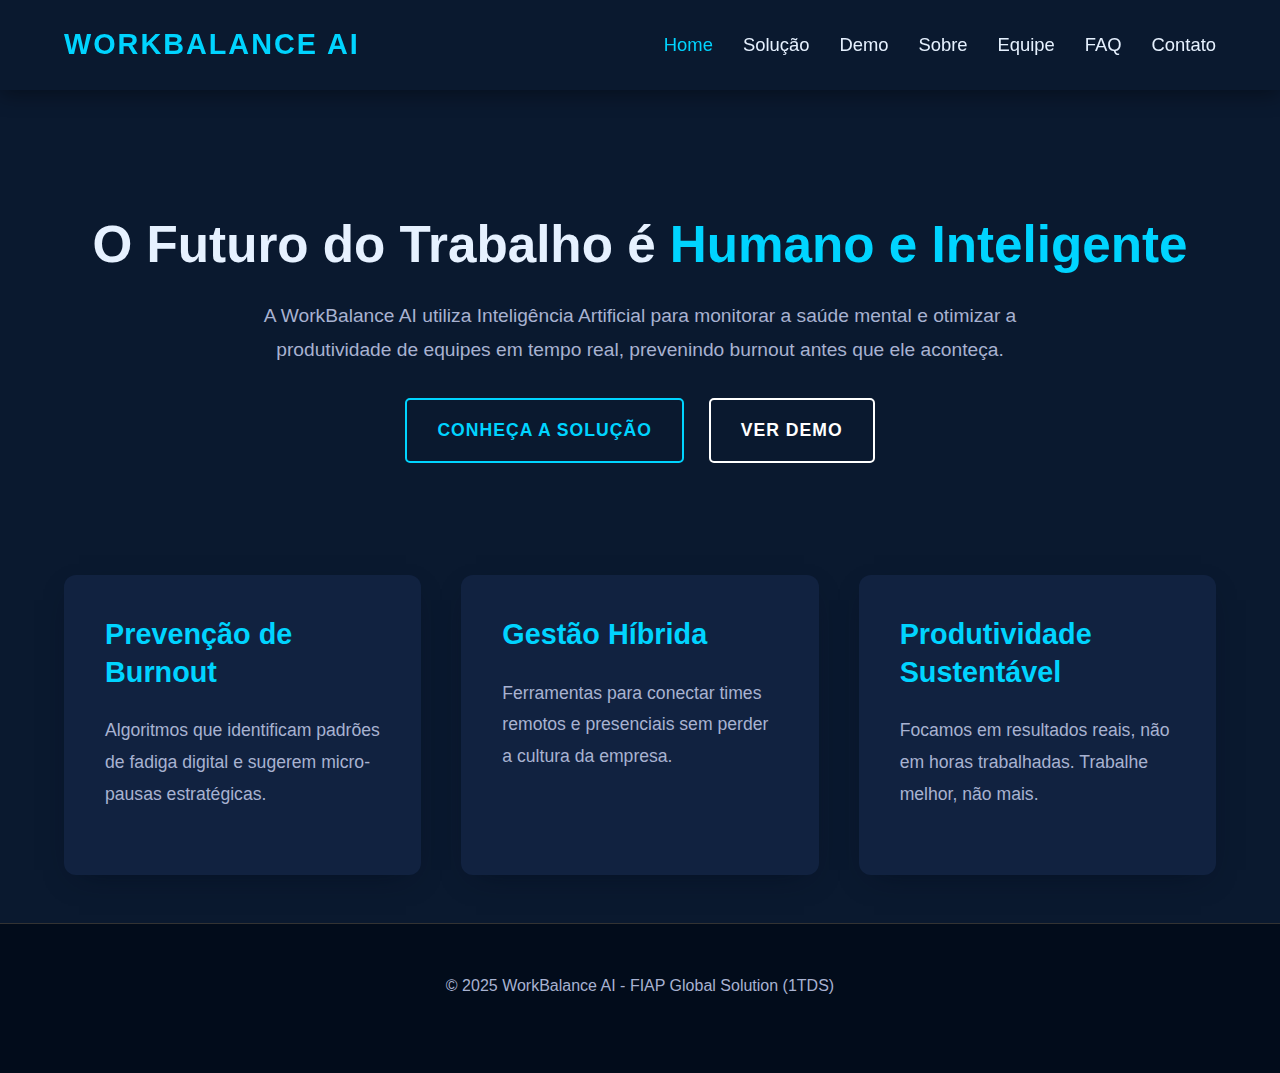
<file: Global Solution Front-End/index.html>
<!DOCTYPE html>
<html lang="pt-br">
<head>
    <meta charset="UTF-8">
    <meta name="viewport" content="width=device-width, initial-scale=1.0">
    <title>WorkBalance AI - Global Solution</title>
    <link rel="stylesheet" href="CSS/estilo.css">
</head>
<body>
    <header>
        <a href="index.html" class="logo">WorkBalance AI</a>
        <div class="mobile-menu"><div class="line"></div><div class="line"></div><div class="line"></div></div>
        <nav>
            <ul class="nav-list">
                <li><a href="index.html" class="active">Home</a></li>
                <li><a href="solucao.html">Solução</a></li>
                <li><a href="demonstracao.html">Demo</a></li>
                <li><a href="sobre.html">Sobre</a></li>
                <li><a href="integrantes.html">Equipe</a></li>
                <li><a href="faq.html">FAQ</a></li>
                <li><a href="contato.html">Contato</a></li>
            </ul>
        </nav>
    </header>

    <main>
        <section style="text-align: center; padding: 4rem 0;">
            <h1 style="margin-bottom: 20px;">O Futuro do Trabalho é <span class="highlight">Humano e Inteligente</span></h1>
            <p style="font-size: 1.2rem; max-width: 800px; margin: 0 auto 30px;">
                A WorkBalance AI utiliza Inteligência Artificial para monitorar a saúde mental e otimizar a produtividade de equipes em tempo real, prevenindo burnout antes que ele aconteça.
            </p>
            <a href="solucao.html" class="btn">Conheça a Solução</a>
            <a href="demonstracao.html" class="btn" style="margin-left: 20px; border-color: white; color: white;">Ver Demo</a>
        </section>

        <section class="grid-container">
            <div class="card">
                <h3 class="highlight">Prevenção de Burnout</h3>
                <p>Algoritmos que identificam padrões de fadiga digital e sugerem micro-pausas estratégicas.</p>
            </div>
            <div class="card">
                <h3 class="highlight">Gestão Híbrida</h3>
                <p>Ferramentas para conectar times remotos e presenciais sem perder a cultura da empresa.</p>
            </div>
            <div class="card">
                <h3 class="highlight">Produtividade Sustentável</h3>
                <p>Focamos em resultados reais, não em horas trabalhadas. Trabalhe melhor, não mais.</p>
            </div>
        </section>
    </main>

    <footer>
        <p>&copy; 2025 WorkBalance AI - FIAP Global Solution (1TDS)</p>
    </footer>
    <script src="js/script.js"></script>
</body>
</html>
</file>
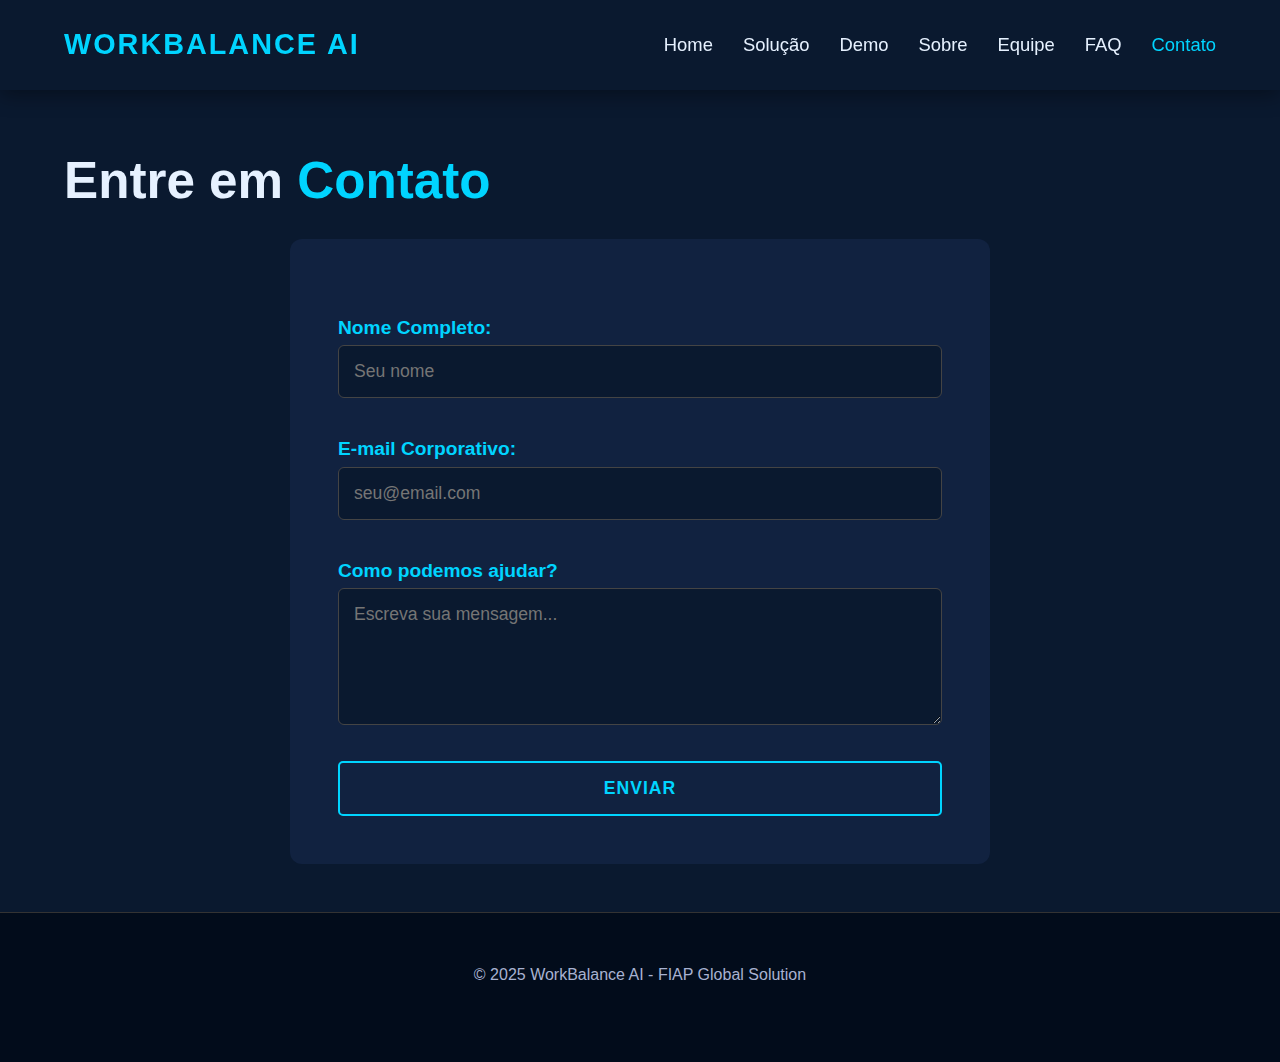
<file: Global Solution Front-End/contato.html>
<!DOCTYPE html>
<html lang="pt-br">
<head>
    <meta charset="UTF-8">
    <meta name="viewport" content="width=device-width, initial-scale=1.0">
    <title>Contato - WorkBalance AI</title>
    <link rel="stylesheet" href="CSS/estilo.css">
</head>
<body>
    <header>
        <a href="index.html" class="logo">WorkBalance AI</a>
        <div class="mobile-menu"><div class="line"></div><div class="line"></div><div class="line"></div></div>
        <nav>
            <ul class="nav-list">
                <li><a href="index.html">Home</a></li>
                <li><a href="solucao.html">Solução</a></li>
                <li><a href="demonstracao.html">Demo</a></li>
                <li><a href="sobre.html">Sobre</a></li>
                <li><a href="integrantes.html">Equipe</a></li>
                <li><a href="faq.html">FAQ</a></li>
                <li><a href="contato.html" class="active">Contato</a></li>
            </ul>
        </nav>
    </header>

    <main>
        <h1>Entre em <span class="highlight">Contato</span></h1>
        
        <div class="form-container">
            <form id="contactForm">
                <label for="nome">Nome Completo:</label>
                <input type="text" id="nome" placeholder="Seu nome">
                <span class="error">Preencha este campo corretamente.</span>

                <label for="email">E-mail Corporativo:</label>
                <input type="text" id="email" placeholder="seu@email.com">
                <span class="error">E-mail inválido.</span>

                <label for="mensagem">Como podemos ajudar?</label>
                <textarea id="mensagem" rows="5" placeholder="Escreva sua mensagem..."></textarea>
                <span class="error">Mensagem muito curta.</span>

                <button type="submit" class="btn" style="margin-top: 15px; width: 100%;">Enviar</button>
            </form>
        </div>
    </main>

    <footer>
        <p>&copy; 2025 WorkBalance AI - FIAP Global Solution</p>
    </footer>
    <script src="js/script.js"></script>
</body>
</html>
</file>
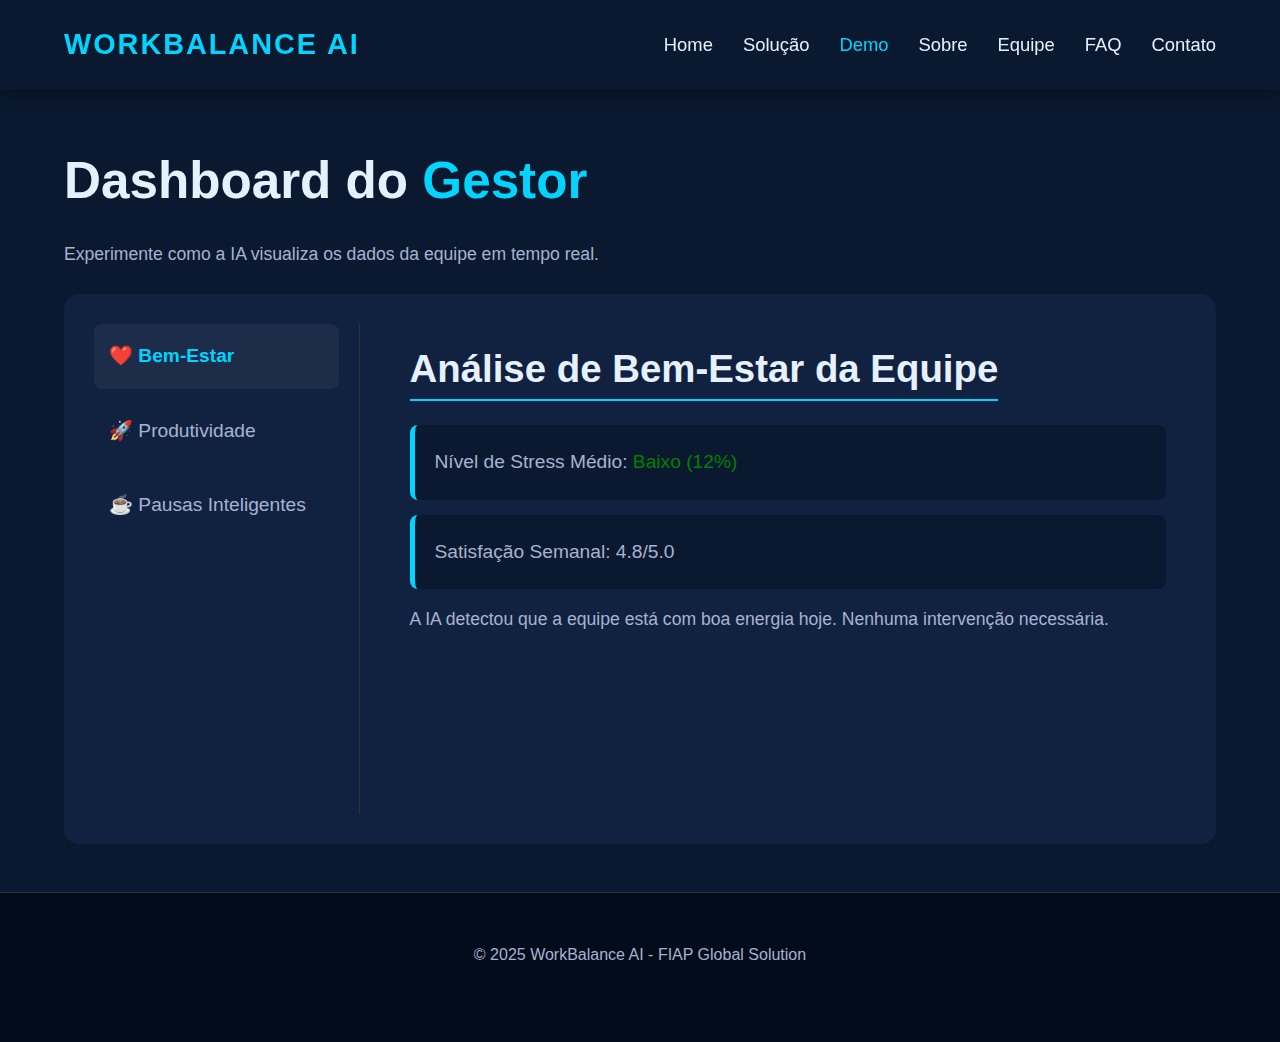
<file: Global Solution Front-End/demonstracao.html>
<!DOCTYPE html>
<html lang="pt-br">
<head>
    <meta charset="UTF-8">
    <meta name="viewport" content="width=device-width, initial-scale=1.0">
    <title>Demonstração - WorkBalance AI</title>
    <link rel="stylesheet" href="CSS/estilo.css">
</head>
<body>
    <header>
        <a href="index.html" class="logo">WorkBalance AI</a>
        <div class="mobile-menu"><div class="line"></div><div class="line"></div><div class="line"></div></div>
        <nav>
            <ul class="nav-list">
                <li><a href="index.html">Home</a></li>
                <li><a href="solucao.html">Solução</a></li>
                <li><a href="demonstracao.html" class="active">Demo</a></li>
                <li><a href="sobre.html">Sobre</a></li>
                <li><a href="integrantes.html">Equipe</a></li>
                <li><a href="faq.html">FAQ</a></li>
                <li><a href="contato.html">Contato</a></li>
            </ul>
        </nav>
    </header>

    <main>
        <h1>Dashboard do <span class="highlight">Gestor</span></h1>
        <p>Experimente como a IA visualiza os dados da equipe em tempo real.</p>

        <div class="dashboard">
            <div class="dash-sidebar">
                <div class="dash-menu-item active" onclick="updateDashboard('bem-estar')">❤️ Bem-Estar</div>
                <div class="dash-menu-item" onclick="updateDashboard('produtividade')">🚀 Produtividade</div>
                <div class="dash-menu-item" onclick="updateDashboard('pausas')">☕ Pausas Inteligentes</div>
            </div>
            <div class="dash-content">
                <h2 id="dash-title">Análise de Bem-Estar da Equipe</h2>
                <div id="dash-data">
                    <div class="stat-box">Nível de Stress Médio: <span style="color:green">Baixo (12%)</span></div>
                    <div class="stat-box">Satisfação Semanal: 4.8/5.0</div>
                    <p>A IA detectou que a equipe está com boa energia hoje. Nenhuma intervenção necessária.</p>
                </div>
            </div>
        </div>
    </main>

    <footer>
        <p>&copy; 2025 WorkBalance AI - FIAP Global Solution</p>
    </footer>
    <script src="js/script.js"></script>
</body>
</html>
</file>
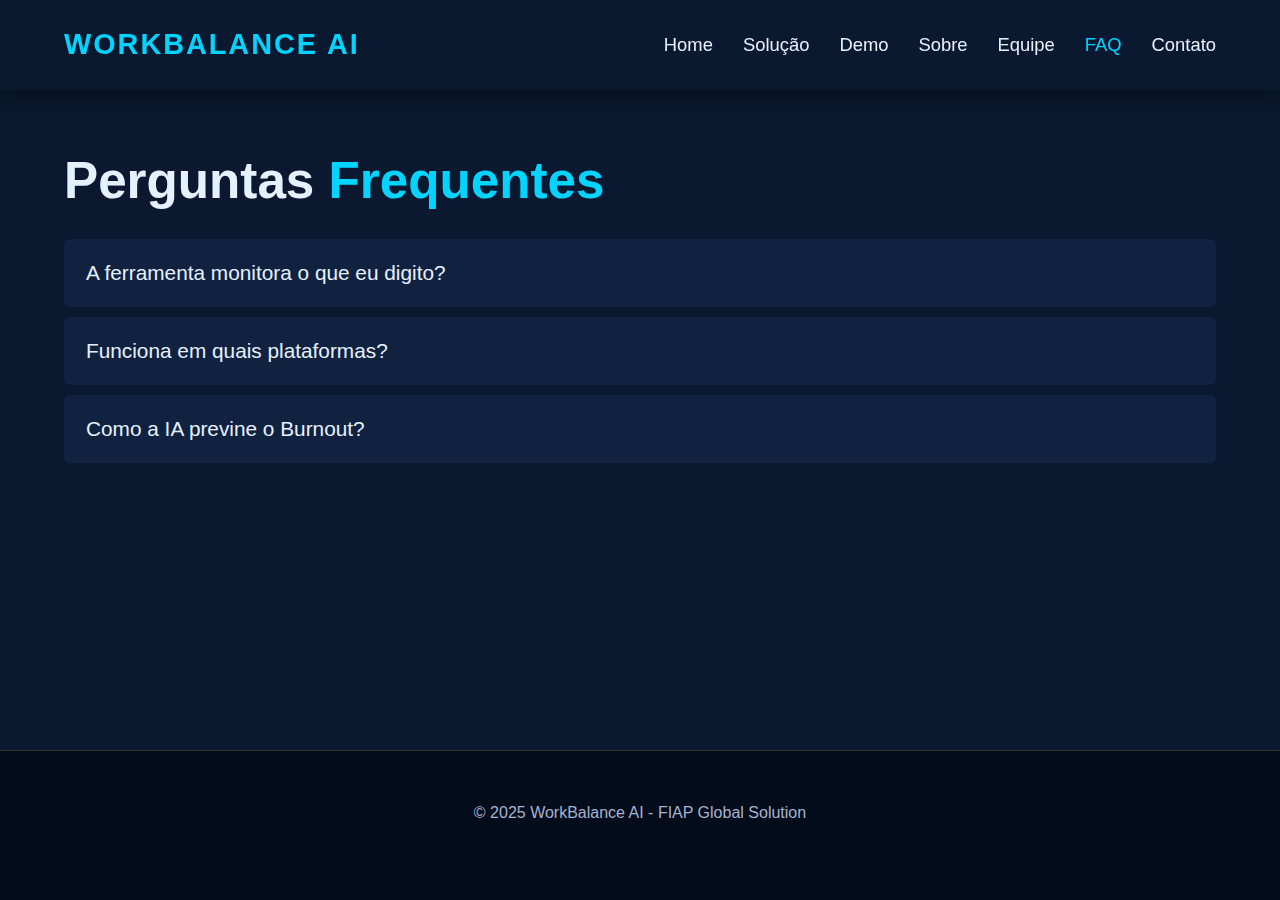
<file: Global Solution Front-End/faq.html>
<!DOCTYPE html>
<html lang="pt-br">
<head>
    <meta charset="UTF-8">
    <meta name="viewport" content="width=device-width, initial-scale=1.0">
    <title>FAQ - WorkBalance AI</title>
    <link rel="stylesheet" href="CSS/estilo.css">
</head>
<body>
    <header>
        <a href="index.html" class="logo">WorkBalance AI</a>
        <div class="mobile-menu"><div class="line"></div><div class="line"></div><div class="line"></div></div>
        <nav>
            <ul class="nav-list">
                <li><a href="index.html">Home</a></li>
                <li><a href="solucao.html">Solução</a></li>
                <li><a href="demonstracao.html">Demo</a></li>
                <li><a href="sobre.html">Sobre</a></li>
                <li><a href="integrantes.html">Equipe</a></li>
                <li><a href="faq.html" class="active">FAQ</a></li>
                <li><a href="contato.html">Contato</a></li>
            </ul>
        </nav>
    </header>

    <main>
        <h1>Perguntas <span class="highlight">Frequentes</span></h1>
        
        <button class="accordion">A ferramenta monitora o que eu digito?</button>
        <div class="panel">
            <p>Não individualmente. Nossa IA analisa sentimentos agregados do time para garantir a privacidade total dos colaboradores.</p>
        </div>

        <button class="accordion">Funciona em quais plataformas?</button>
        <div class="panel">
            <p>Atualmente temos integrações nativas com Slack, Microsoft Teams e Google Workspace.</p>
        </div>

        <button class="accordion">Como a IA previne o Burnout?</button>
        <div class="panel">
            <p>Identificando padrões como excesso de horas conectadas, tempo de resposta fora do expediente e linguagem de exaustão, sugerindo pausas imediatas.</p>
        </div>
    </main>

    <footer>
        <p>&copy; 2025 WorkBalance AI - FIAP Global Solution</p>
    </footer>
    <script src="js/script.js"></script>
</body>
</html>
</file>
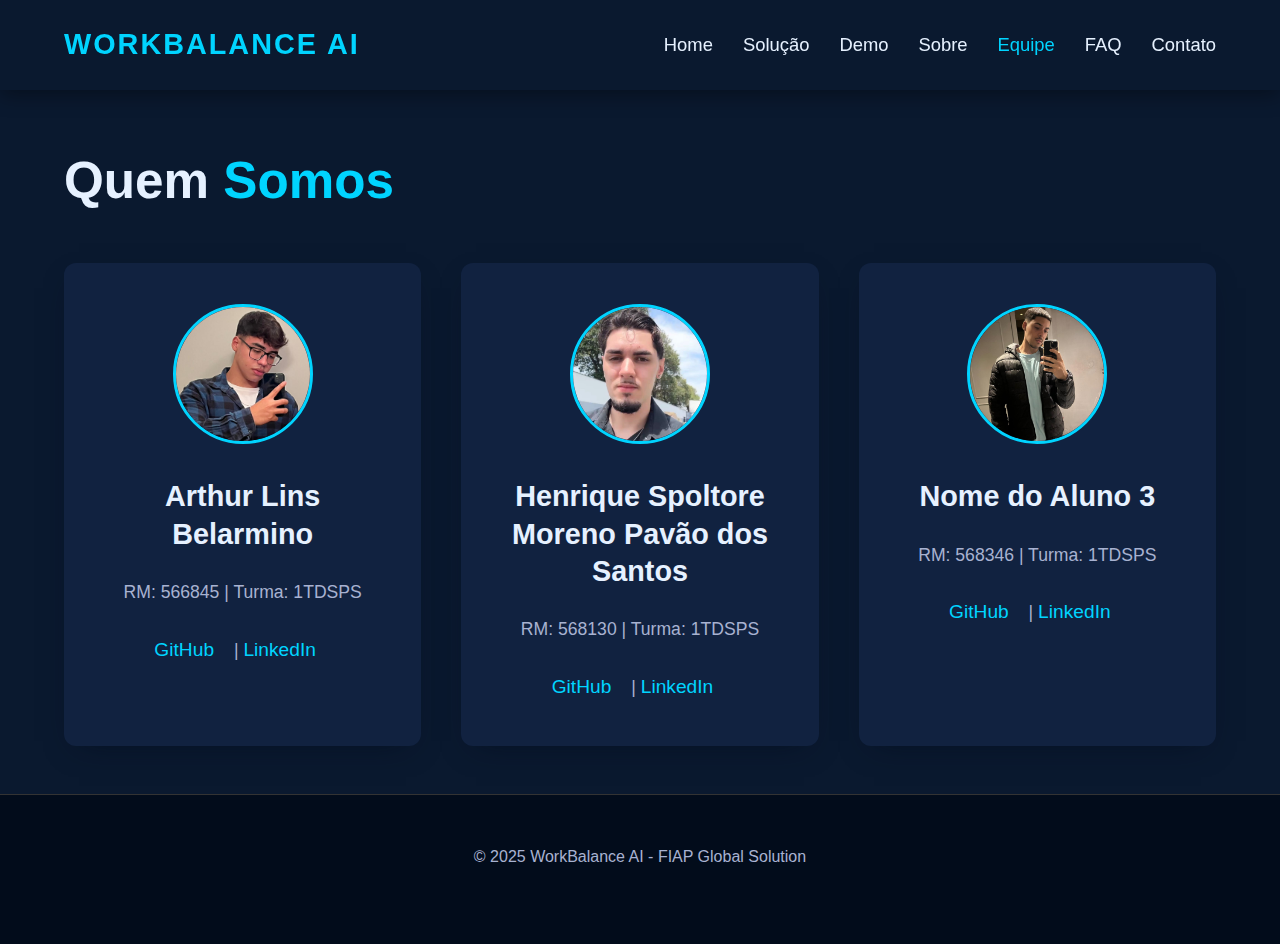
<file: Global Solution Front-End/integrantes.html>
<!DOCTYPE html>
<html lang="pt-br">
<head>
    <meta charset="UTF-8">
    <meta name="viewport" content="width=device-width, initial-scale=1.0">
    <title>Equipe - WorkBalance AI</title>
    <link rel="stylesheet" href="CSS/estilo.css">
</head>
<body>
    <header>
        <a href="index.html" class="logo">WorkBalance AI</a>
        <div class="mobile-menu"><div class="line"></div><div class="line"></div><div class="line"></div></div>
        <nav>
            <ul class="nav-list">
                <li><a href="index.html">Home</a></li>
                <li><a href="solucao.html">Solução</a></li>
                <li><a href="demonstracao.html">Demo</a></li>
                <li><a href="sobre.html">Sobre</a></li>
                <li><a href="integrantes.html" class="active">Equipe</a></li>
                <li><a href="faq.html">FAQ</a></li>
                <li><a href="contato.html">Contato</a></li>
            </ul>
        </nav>
    </header>

    <main>
        <h1>Quem <span class="highlight">Somos</span></h1>
        
        <div class="grid-container">
            <div class="card" style="text-align: center;">
                <img src="Fotos/Arthur.jpeg" alt="Integrante 01" class="member-img">
                <h3>Arthur Lins Belarmino</h3>
                <p>RM: 566845 | Turma: 1TDSPS</p>
                <div class="social-links" style="margin-top: 15px;">
                    <a href="https://github.com/ArthurLinsBelarmino" target="_blank">GitHub</a> | 
                    <a href="https://www.linkedin.com/in/arthur-lins-belarmino-b23135248" target="_blank">LinkedIn</a>
                </div>
            </div>

            <div class="card" style="text-align: center;">
                <img src="Fotos/henrique.jpeg" alt="Integrante 02" class="member-img">
                <h3>Henrique Spoltore Moreno Pavão dos Santos</h3>
                <p>RM: 568130 | Turma: 1TDSPS</p>
                <div class="social-links" style="margin-top: 15px;">
                    <a href="http://github.com/henrique477" target="_blank">GitHub</a> | 
                    <a href="https://www.linkedin.com/in/henrique-pav%C3%A3o-849407251/" target="_blank">LinkedIn</a>
                </div>
            </div>

            <div class="card" style="text-align: center;">
                <img src="Fotos/Raphael.jpeg" alt="Integrante 03" class="member-img">
                <h3>Nome do Aluno 3</h3>
                <p>RM: 568346 | Turma: 1TDSPS</p>
                <div class="social-links" style="margin-top: 15px;">
                    <a href="https://github.com/Raphael-Sinelli" target="_blank">GitHub</a> | 
                    <a href="https://www.linkedin.com/in/raphael-sinelli-675310321?utm_source=share&utm_campaign=share_via&utm_content=profile&utm_medium=ios_app" target="_blank">LinkedIn</a>
                </div>
            </div>
        </div>
    </main>

    <footer>
        <p>&copy; 2025 WorkBalance AI - FIAP Global Solution</p>
    </footer>
    <script src="js/script.js"></script>
</body>
</html>
</file>
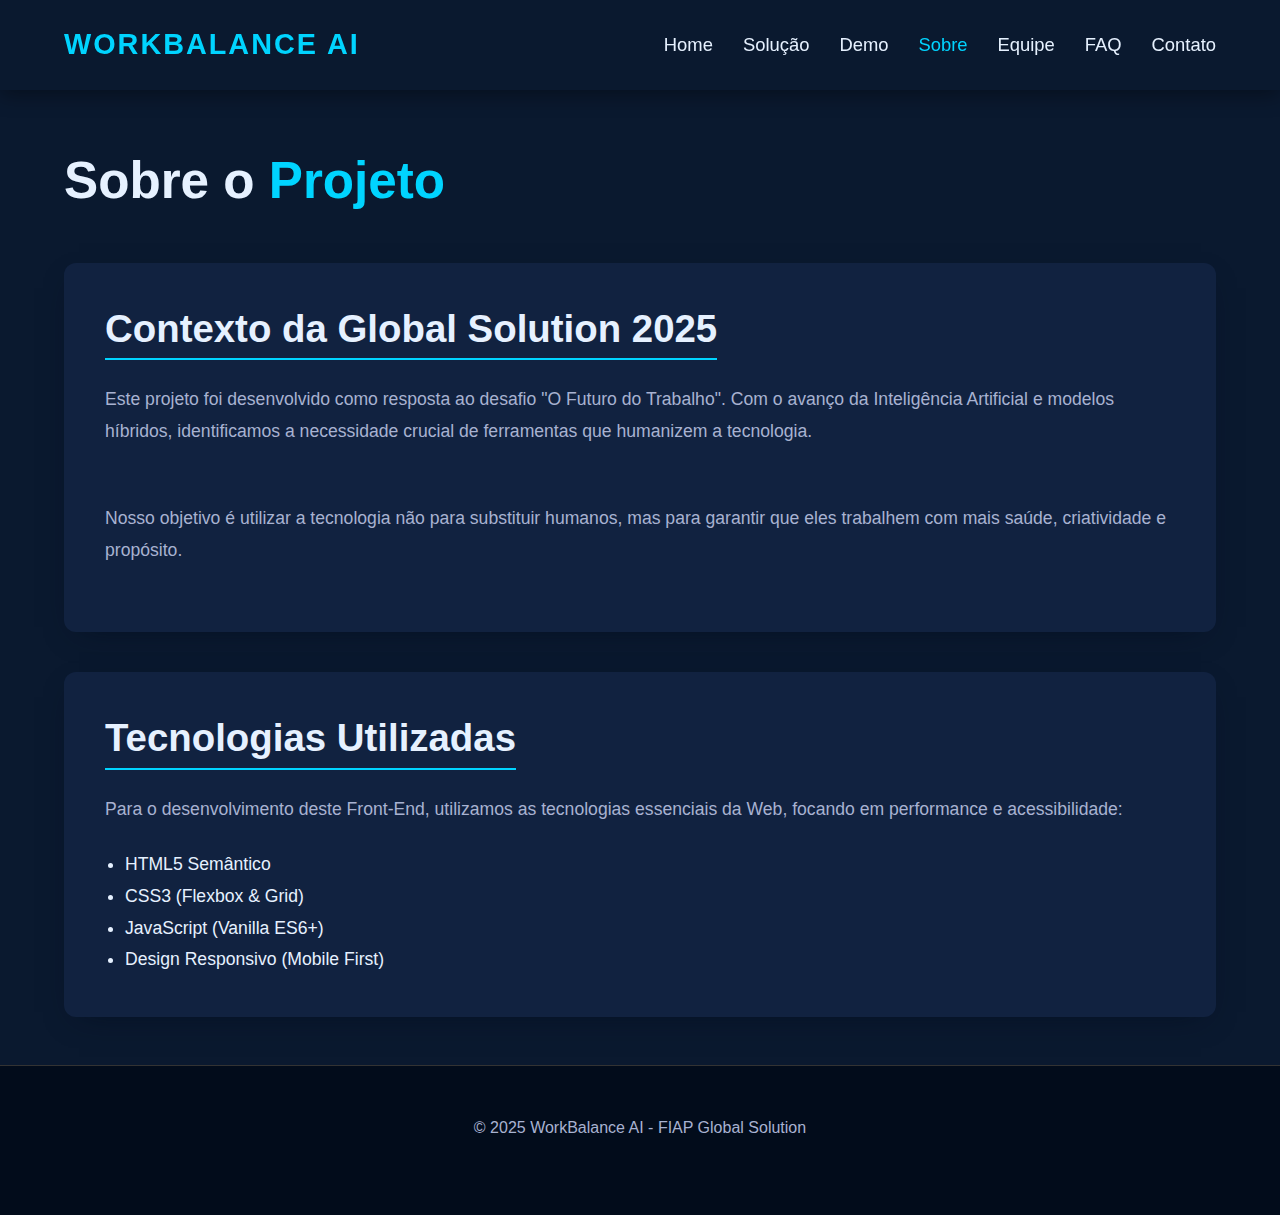
<file: Global Solution Front-End/sobre.html>
<!DOCTYPE html>
<html lang="pt-br">
<head>
    <meta charset="UTF-8">
    <meta name="viewport" content="width=device-width, initial-scale=1.0">
    <title>Sobre - WorkBalance AI</title>
    <link rel="stylesheet" href="CSS/estilo.css">
</head>
<body>
    <header>
        <a href="index.html" class="logo">WorkBalance AI</a>
        <div class="mobile-menu"><div class="line"></div><div class="line"></div><div class="line"></div></div>
        <nav>
            <ul class="nav-list">
                <li><a href="index.html">Home</a></li>
                <li><a href="solucao.html">Solução</a></li>
                <li><a href="demonstracao.html">Demo</a></li>
                <li><a href="sobre.html" class="active">Sobre</a></li>
                <li><a href="integrantes.html">Equipe</a></li>
                <li><a href="faq.html">FAQ</a></li>
                <li><a href="contato.html">Contato</a></li>
            </ul>
        </nav>
    </header>

    <main>
        <h1>Sobre o <span class="highlight">Projeto</span></h1>
        
        <div class="grid-container" style="grid-template-columns: 1fr;">
            <div class="card">
                <h2>Contexto da Global Solution 2025</h2>
                <p>Este projeto foi desenvolvido como resposta ao desafio "O Futuro do Trabalho". Com o avanço da Inteligência Artificial e modelos híbridos, identificamos a necessidade crucial de ferramentas que humanizem a tecnologia.</p>
                <br>
                <p>Nosso objetivo é utilizar a tecnologia não para substituir humanos, mas para garantir que eles trabalhem com mais saúde, criatividade e propósito.</p>
            </div>
            
            <div class="card">
                <h2>Tecnologias Utilizadas</h2>
                <p>Para o desenvolvimento deste Front-End, utilizamos as tecnologias essenciais da Web, focando em performance e acessibilidade:</p>
                <ul style="color: var(--white); margin-left: 20px; margin-top: 10px;">
                    <li>HTML5 Semântico</li>
                    <li>CSS3 (Flexbox & Grid)</li>
                    <li>JavaScript (Vanilla ES6+)</li>
                    <li>Design Responsivo (Mobile First)</li>
                </ul>
            </div>
        </div>
    </main>

    <footer>
        <p>&copy; 2025 WorkBalance AI - FIAP Global Solution</p>
    </footer>
    <script src="js/script.js"></script>
</body>
</html>
</file>
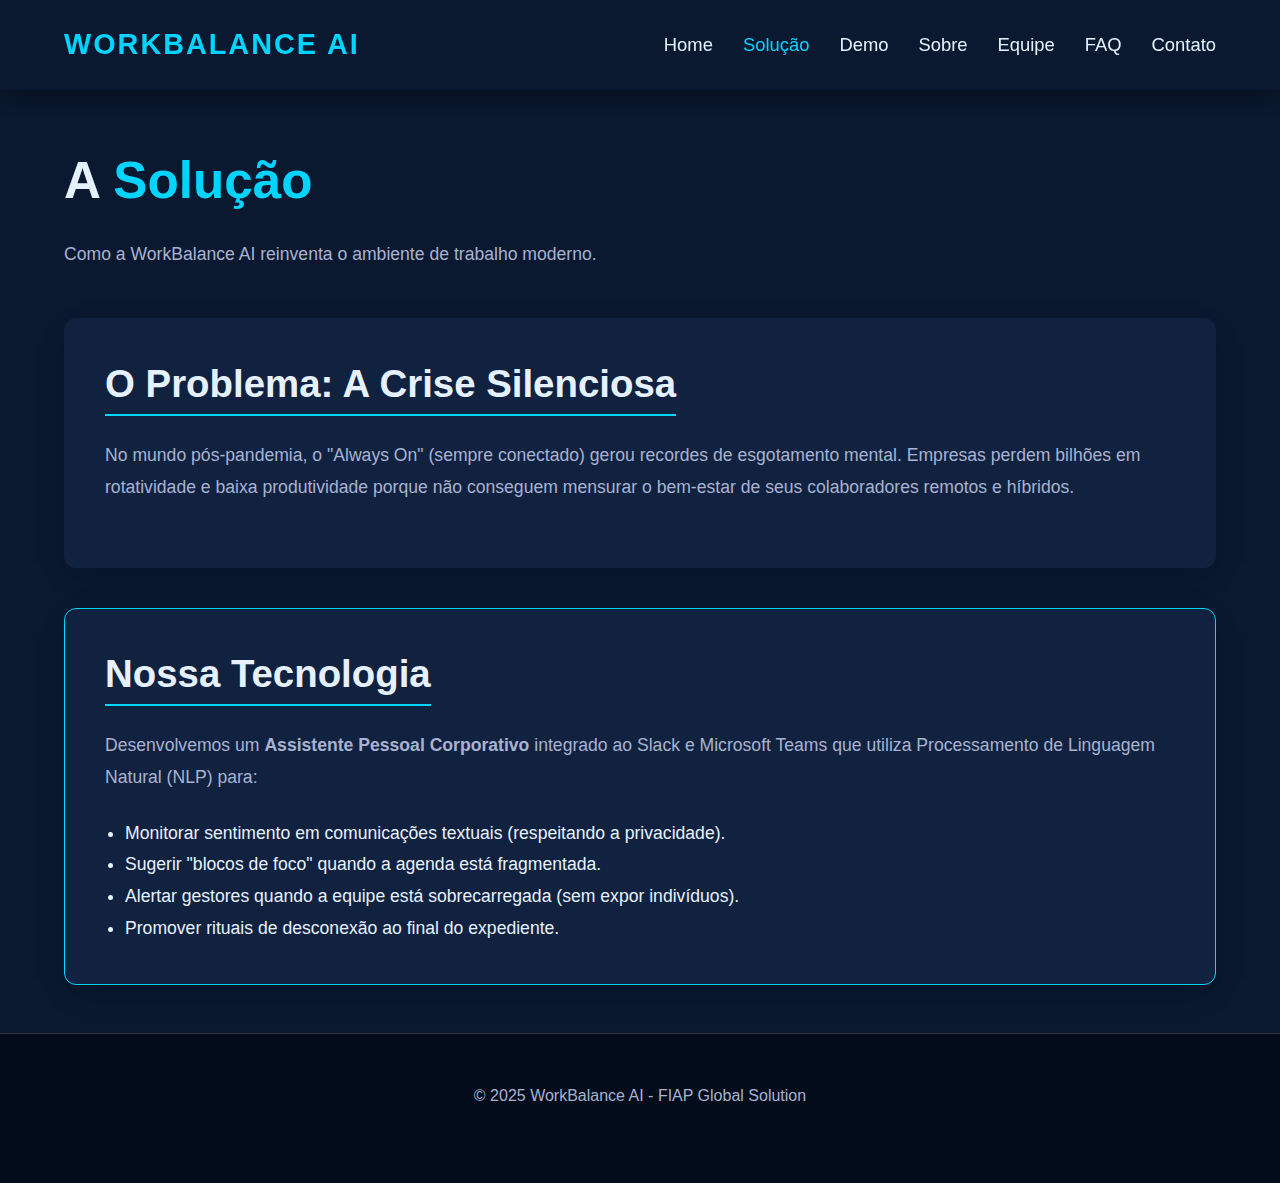
<file: Global Solution Front-End/solucao.html>
<!DOCTYPE html>
<html lang="pt-br">
<head>
    <meta charset="UTF-8">
    <meta name="viewport" content="width=device-width, initial-scale=1.0">
    <title>Nossa Solução - WorkBalance AI</title>
    <link rel="stylesheet" href="CSS/estilo.css">
</head>
<body>
    <header>
        <a href="index.html" class="logo">WorkBalance AI</a>
        <div class="mobile-menu"><div class="line"></div><div class="line"></div><div class="line"></div></div>
        <nav>
            <ul class="nav-list">
                <li><a href="index.html">Home</a></li>
                <li><a href="solucao.html" class="active">Solução</a></li>
                <li><a href="demonstracao.html">Demo</a></li>
                <li><a href="sobre.html">Sobre</a></li>
                <li><a href="integrantes.html">Equipe</a></li>
                <li><a href="faq.html">FAQ</a></li>
                <li><a href="contato.html">Contato</a></li>
            </ul>
        </nav>
    </header>

    <main>
        <h1>A <span class="highlight">Solução</span></h1>
        <p>Como a WorkBalance AI reinventa o ambiente de trabalho moderno.</p>

        <div class="grid-container" style="grid-template-columns: 1fr;">
            <div class="card">
                <h2>O Problema: A Crise Silenciosa</h2>
                <p>No mundo pós-pandemia, o "Always On" (sempre conectado) gerou recordes de esgotamento mental. Empresas perdem bilhões em rotatividade e baixa produtividade porque não conseguem mensurar o bem-estar de seus colaboradores remotos e híbridos.</p>
            </div>

            <div class="card" style="border-color: var(--primary);">
                <h2>Nossa Tecnologia</h2>
                <p>Desenvolvemos um <strong>Assistente Pessoal Corporativo</strong> integrado ao Slack e Microsoft Teams que utiliza Processamento de Linguagem Natural (NLP) para:</p>
                <ul style="margin-left: 20px; margin-top: 10px; color: var(--white);">
                    <li>Monitorar sentimento em comunicações textuais (respeitando a privacidade).</li>
                    <li>Sugerir "blocos de foco" quando a agenda está fragmentada.</li>
                    <li>Alertar gestores quando a equipe está sobrecarregada (sem expor indivíduos).</li>
                    <li>Promover rituais de desconexão ao final do expediente.</li>
                </ul>
            </div>
        </div>
    </main>

    <footer>
        <p>&copy; 2025 WorkBalance AI - FIAP Global Solution</p>
    </footer>
    <script src="js/script.js"></script>
</body>
</html>
</file>
<file: Global Solution Front-End/CSS/estilo.css>
:root {
    --primary: #00d4ff;
    --secondary: #0a192f;
    --accent: #64ffda;
    --text: #a8b2d1;
    --white: #e6f1ff;
    --bg-card: #112240;
}

* { margin: 0; padding: 0; box-sizing: border-box; font-family: 'Segoe UI', Tahoma, Geneva, Verdana, sans-serif; }

body { 
    background-color: var(--secondary); 
    color: var(--text); 
    line-height: 1.8; 
    font-size: 1.1rem;
    display: flex; 
    flex-direction: column; 
    min-height: 100vh; 
}

header {
    background: rgba(10, 25, 47, 0.98);
    padding: 1.2rem 5%; /* Mais espaço no header */
    position: fixed;
    width: 100%;
    top: 0;
    z-index: 1000;
    display: flex;
    justify-content: space-between;
    align-items: center;
    box-shadow: 0 4px 20px rgba(0,0,0,0.4);
}

.logo { 
    color: var(--primary); 
    font-size: 1.8rem;
    font-weight: bold; 
    text-decoration: none; 
    text-transform: uppercase; 
    letter-spacing: 2px; 
}

.nav-list { list-style: none; display: flex; gap: 30px; }
.nav-list a { 
    color: var(--white); 
    text-decoration: none; 
    font-size: 1.15rem;
    font-weight: 500;
    transition: 0.3s; 
}
.nav-list a:hover, .nav-list a.active { color: var(--primary); }

.mobile-menu { display: none; cursor: pointer; }
.line { width: 30px; height: 4px; background: var(--primary); margin: 6px; transition: 0.3s; }

main { margin-top: 100px; padding: 3rem 5%; flex: 1; }

h1, h2, h3 { color: var(--white); margin-bottom: 1.5rem; line-height: 1.3; }
h1 { font-size: 3.2rem; font-weight: 800; }
h2 { font-size: 2.4rem; border-bottom: 2px solid var(--primary); display: inline-block; padding-bottom: 5px; }
h3 { font-size: 1.8rem; }

.highlight { color: var(--primary); }

p { margin-bottom: 1.5rem; }

.btn {
    display: inline-block;
    padding: 15px 30px;
    background: transparent;
    color: var(--primary);
    border: 2px solid var(--primary);
    border-radius: 5px;
    text-decoration: none;
    font-weight: bold;
    font-size: 1.1rem;
    transition: 0.3s;
    cursor: pointer;
    text-transform: uppercase;
    letter-spacing: 1px;
}
.btn:hover { background: rgba(0, 212, 255, 0.15); transform: scale(1.05); }

.grid-container { display: grid; grid-template-columns: repeat(auto-fit, minmax(320px, 1fr)); gap: 2.5rem; margin-top: 3rem; }

.card {
    background: var(--bg-card);
    padding: 2.5rem;
    border-radius: 12px;
    transition: 0.3s;
    border: 1px solid transparent;
    box-shadow: 0 10px 30px -15px rgba(2,12,27,0.7);
}
.card:hover { transform: translateY(-7px); border-color: var(--primary); }

.member-img { width: 140px; height: 140px; border-radius: 50%; object-fit: cover; border: 3px solid var(--primary); margin-bottom: 1.5rem; }
.social-links a { color: var(--primary); margin-right: 15px; text-decoration: none; font-size: 1.2rem; }

.dashboard { display: grid; grid-template-columns: 1fr 3fr; gap: 30px; background: var(--bg-card); padding: 30px; border-radius: 15px; min-height: 550px; }
.dash-sidebar { border-right: 1px solid #333; padding-right: 20px; }
.dash-menu-item { padding: 15px; cursor: pointer; color: var(--text); margin-bottom: 10px; font-size: 1.2rem; border-radius: 8px; transition: 0.2s; }
.dash-menu-item:hover, .dash-menu-item.active { color: var(--primary); background: rgba(255,255,255,0.05); font-weight: bold; }
.dash-content { padding: 20px; }
.stat-box { background: #0a192f; padding: 20px; margin-bottom: 15px; border-radius: 8px; border-left: 5px solid var(--primary); font-size: 1.2rem; }

.form-container { max-width: 700px; margin: 0 auto; background: var(--bg-card); padding: 3rem; border-radius: 12px; }
input, textarea { 
    width: 100%; 
    padding: 15px; 
    margin-bottom: 10px; 
    background: #0a192f; 
    border: 1px solid #444; 
    color: var(--white); 
    border-radius: 6px; 
    font-size: 1.1rem;
}
input:focus, textarea:focus { outline: none; border-color: var(--primary); }
label { margin-top: 1.5rem; display: block; color: var(--primary); font-weight: bold; font-size: 1.2rem; }
.error { color: #ff6b6b; font-size: 1rem; display: none; margin-bottom: 15px; }

.accordion { 
    background-color: var(--bg-card); 
    color: var(--white); 
    cursor: pointer; 
    padding: 22px; 
    width: 100%; 
    border: none; 
    text-align: left; 
    outline: none; 
    font-size: 1.3rem;
    font-weight: 500;
    transition: 0.4s; 
    margin-bottom: 10px; 
    border-radius: 6px; 
}
.active-acc, .accordion:hover { background-color: #1a2f4c; color: var(--primary); }
.panel { padding: 0 22px; display: none; background-color: var(--secondary); overflow: hidden; margin-bottom: 15px; border-left: 3px solid var(--primary); }
.panel p { padding: 20px 0; font-size: 1.15rem; }

footer { background: #020c1b; text-align: center; padding: 3rem; margin-top: auto; border-top: 1px solid #333; font-size: 1rem; }

@media (max-width: 768px) {
    h1 { font-size: 2.5rem; }
    h2 { font-size: 2rem; }
    
    .nav-list {
        position: fixed; top: 85px; right: -100%; width: 80%; height: 100vh;
        background: var(--bg-card); flex-direction: column; padding: 3rem;
        transition: 0.4s; box-shadow: -5px 0 15px rgba(0,0,0,0.5);
        justify-content: flex-start;
    }
    .nav-list a { font-size: 1.5rem; margin-bottom: 20px; display: block; }
    .nav-list.active { right: 0; }
    .mobile-menu { display: block; }
    
    main { padding: 2rem 5%; margin-top: 90px; }
    
    .dashboard { grid-template-columns: 1fr; height: auto; padding: 15px; }
    .dash-sidebar { border-right: none; border-bottom: 1px solid #333; margin-bottom: 20px; padding-bottom: 10px; display: flex; overflow-x: auto; gap: 10px; }
    .dash-menu-item { white-space: nowrap; font-size: 1rem; padding: 10px; }
}
</file>
